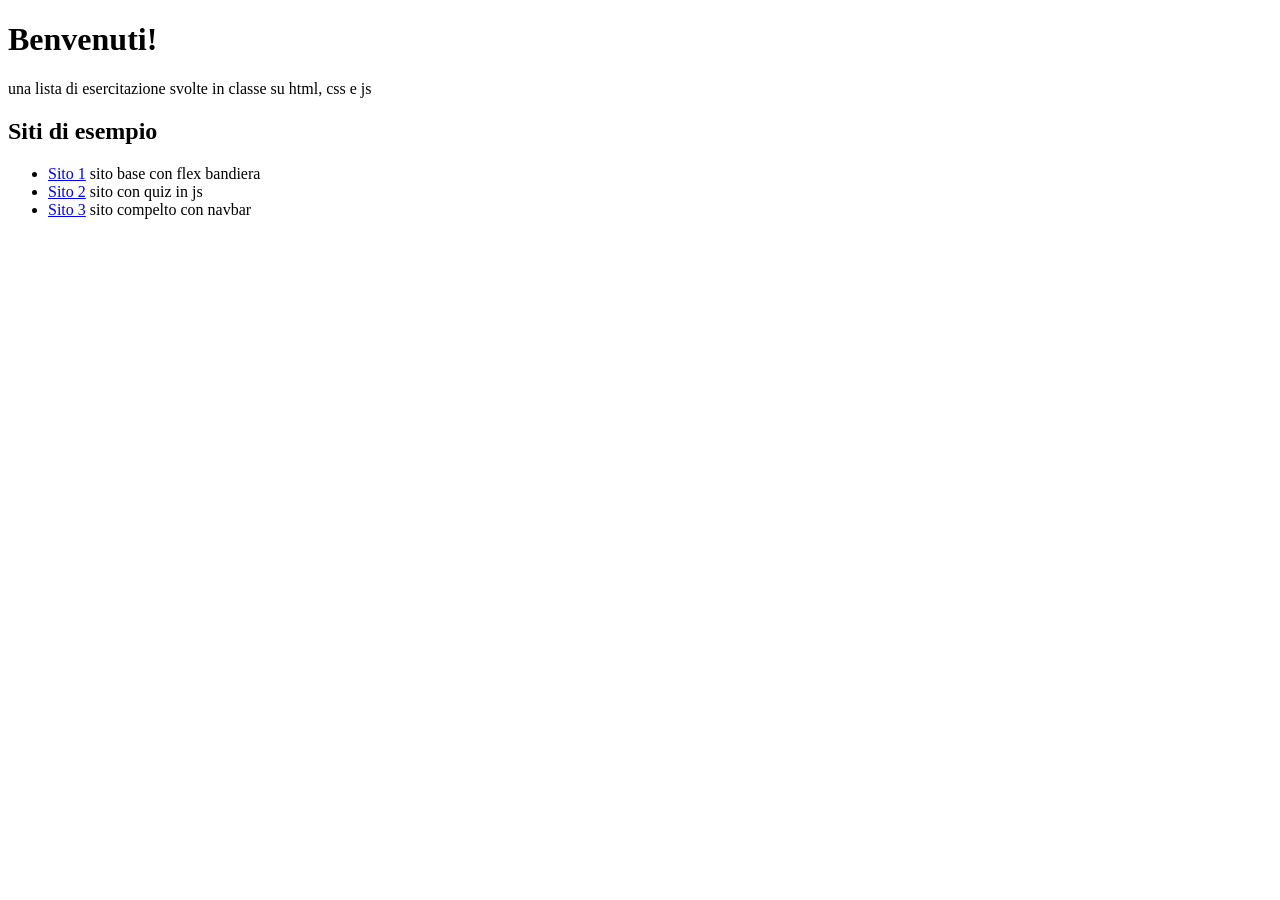
<file: index.html>
<!DOCTYPE html>
<html lang="it">
<head>
    <meta charset="UTF-8">
    <title>I Miei 3 Siti</title>
</head>
<body>
    <h1>Benvenuti!</h1>
    <p>una lista di esercitazione svolte in classe su html, css e js</p>
    
    <h2>Siti di esempio</h2>
    <ul>
        <li><a href="https://professorcrispoltoni.github.io/SpiegazioniSitiWeb/esercitazione%20di%20base%20mario%20rossi/">Sito 1</a> sito base con flex bandiera</li>
        <li><a href="https://professorcrispoltoni.github.io/SpiegazioniSitiWeb/esercitazione%20quiz%20basket/">Sito 2</a> sito con quiz in js</li>
        <li><a href="https://professorcrispoltoni.github.io/SpiegazioniSitiWeb/esercitazione%20sito%20kobe/">Sito 3</a> sito compelto con navbar </li>
    </ul>
</body>
</html>
</file>
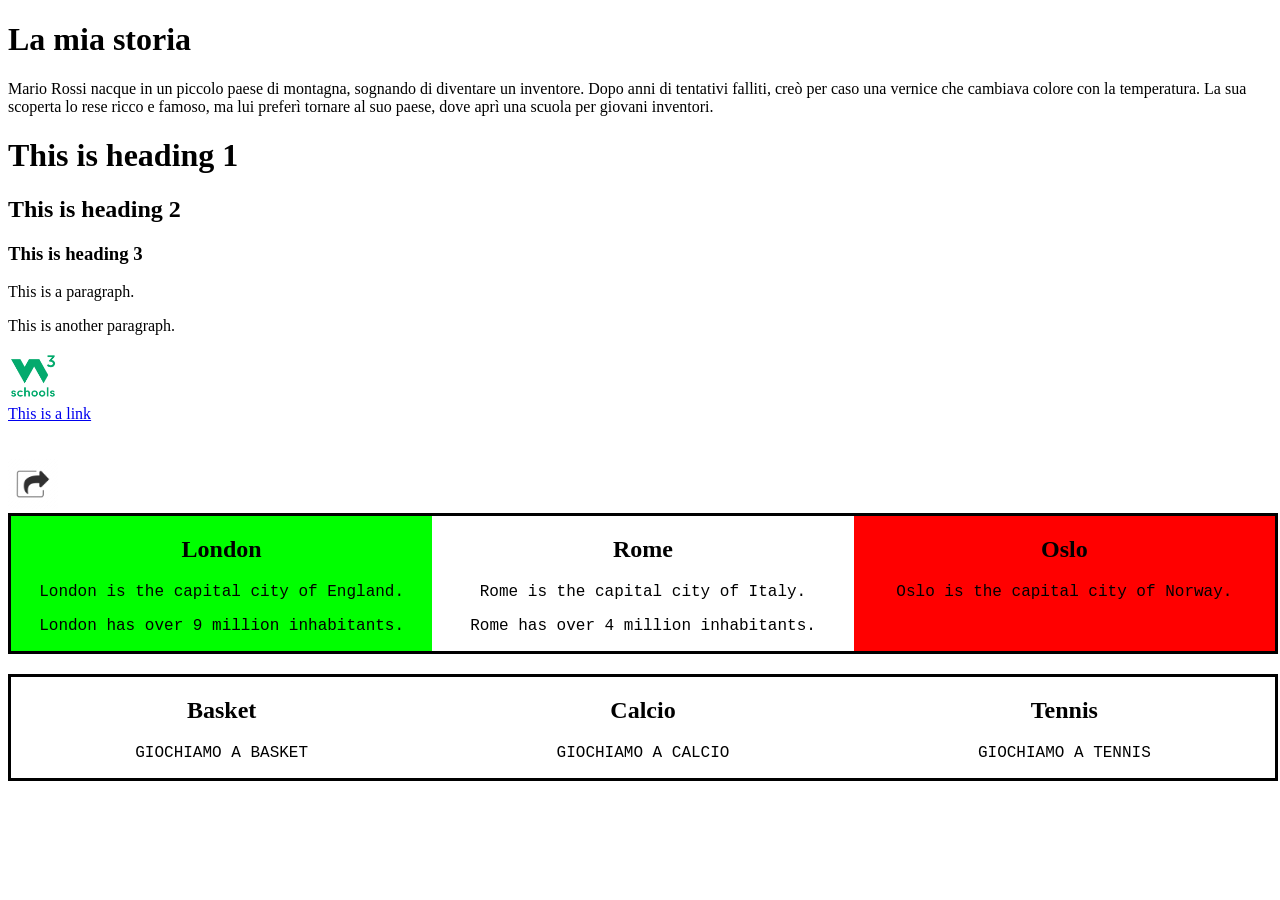
<file: esercitazione di base mario rossi/index.html>
<!DOCTYPE html>
<html>
	<!-- INTESTAZIONE -->
	<head>
		<title>Il sito di Mario Rossi</title>
		<link rel="icon" type="img/x-icon" href="img/favicon.ico">
		<link rel="stylesheet" href="style.css">
	</head>
	
	<!-- CORPO DELLA PAGINA -->
	<body>
		<h1>La mia storia</h1>
		<p>
		
			Mario Rossi nacque in un piccolo
			paese di montagna, sognando di diventare 
			un inventore. Dopo anni di tentativi falliti, 
			creò per caso una vernice che cambiava colore
			con la temperatura. La sua scoperta lo rese 
			ricco e famoso, ma lui preferì 
			tornare al suo paese, dove aprì una scuola
			per giovani inventori.
		
		</p>
		
		<h1>This is heading 1</h1>
		<h2>This is heading 2</h2>
		<h3>This is heading 3</h3>
		<p>This is a paragraph.</p>
		<p>This is another paragraph.</p>
		
		<img src="img/w3schools.png" alt="W3Schools.com" width="50" height="50">
		<br> 
		<a href="https://www.w3schools.com">This is a link</a>
		<br> <br> <br> 
		
		<a href="https://www.w3schools.com">
			<img src="img/freccia.png" alt="W3Schools.com" width="50" height="50">
		</a>
		
		<div  class="bandiera">
			<div id="London">
				<h2>London</h2>
				<p>London is the capital city of England.</p>
				<p>London has over 9 million inhabitants.</p>
			</div>
			
			<div id="Rome">
				<h2>Rome</h2>
				<p>Rome is the capital city of Italy.</p>
				<p>Rome has over 4 million inhabitants.</p>
			</div>
			
			<div id="Oslo">
				<h2>Oslo</h2>
				<p>Oslo is the capital city of Norway.</p>
				<!--p>Oslo has over 700,000 inhabitants.</p-->
			</div>
		</div>
				
		<div  class="bandiera">
			<div id="Basket">
				<h2>Basket</h2>
				<p>GIOCHIAMO A BASKET</p>
			</div>
			
			<div id="Calcio">
				<h2>Calcio</h2>
				<p>GIOCHIAMO A CALCIO</p>
			</div>
			
			<div id="Tennis">
				<h2>Tennis</h2>
				<p>GIOCHIAMO A TENNIS</p>
			</div>
		</div>

	</body>
</html>
</file>
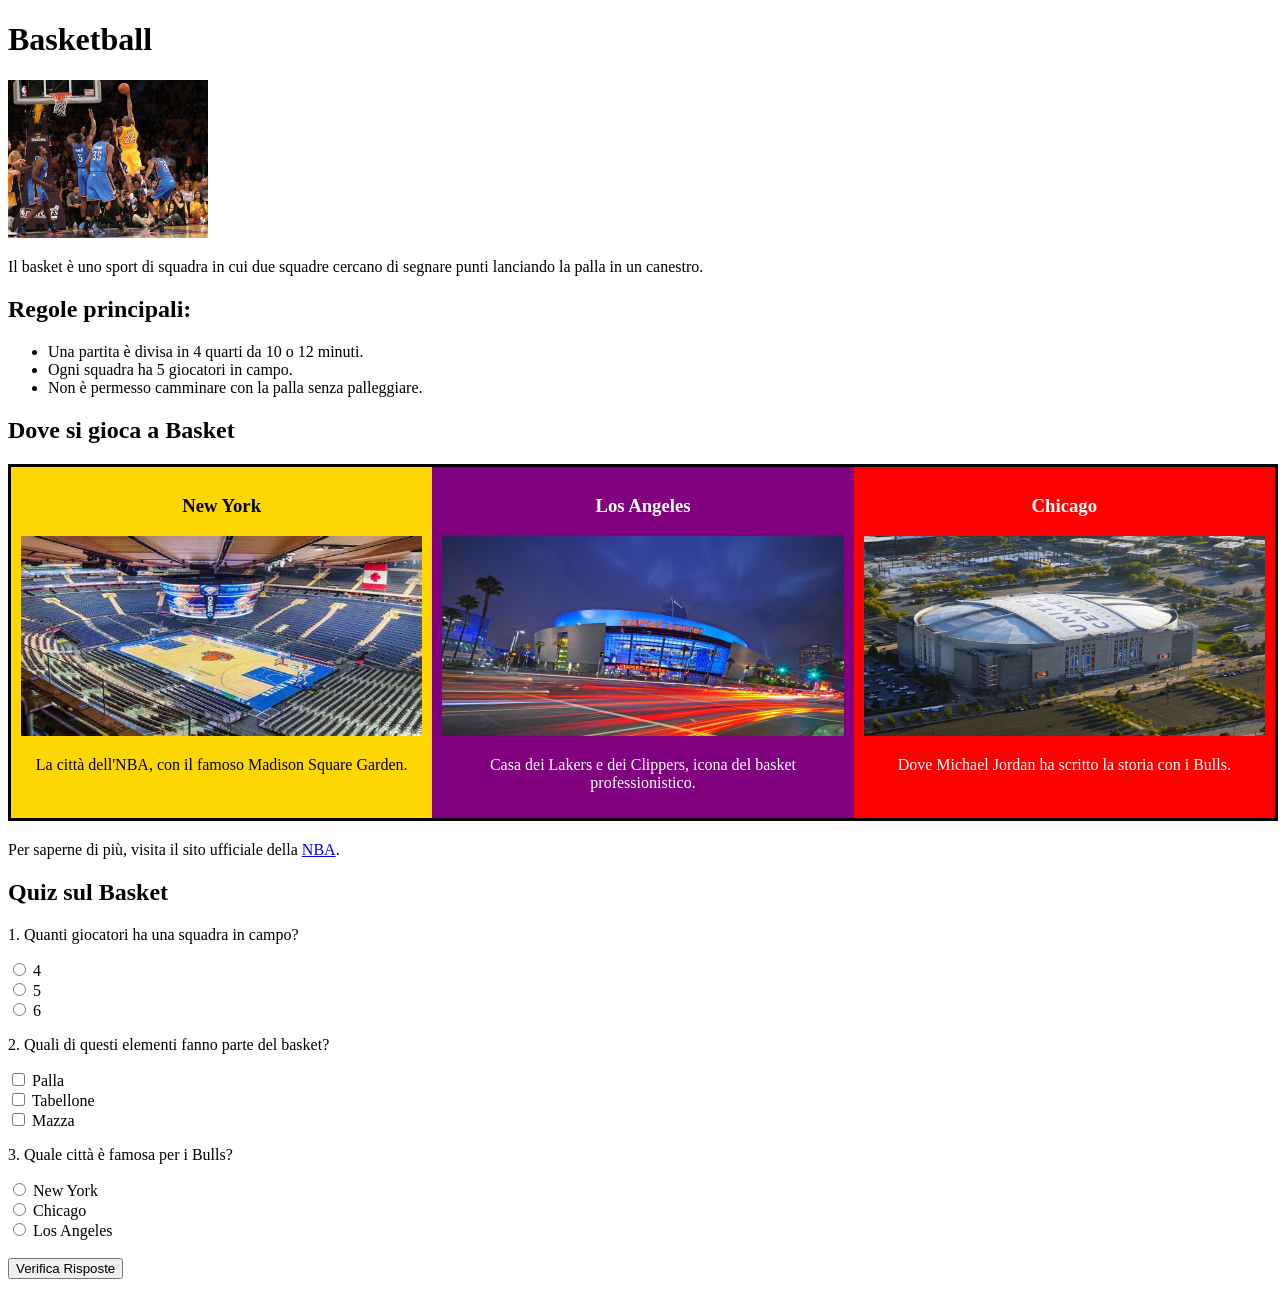
<file: esercitazione quiz basket/index.html>
<!DOCTYPE html>
<html>
	<head>
		<title>Il mio sport preferito: Basket</title>
		<link rel="stylesheet" href="style.css">
		<script src="script.js"></script>
	</head>
	<body>
		<h1>Basketball</h1>
		<img src="img/basket.jpg" alt="Basketball" width="200">
		
		<p>Il basket è uno sport di squadra in cui due squadre cercano di segnare punti lanciando la palla in un canestro.</p>
		
		<h2>Regole principali:</h2>
		<ul>
			<li>Una partita è divisa in 4 quarti da 10 o 12 minuti.</li>
			<li>Ogni squadra ha 5 giocatori in campo.</li>
			<li>Non è permesso camminare con la palla senza palleggiare.</li>
		</ul>
		
		<h2>Dove si gioca a Basket</h2>
		<div class="bandiera">
			<div id="NewYork">
				<h3>New York</h3>
				<img src="img/newyork.jpg" alt="New York" width="100">
				<p>La città dell'NBA, con il famoso Madison Square Garden.</p>
			</div>
			<div id="LosAngeles">
				<h3>Los Angeles</h3>
				<img src="img/losangeles.jpg" alt="Los Angeles" width="100">
				<p>Casa dei Lakers e dei Clippers, icona del basket professionistico.</p>
			</div>
			<div id="Chicago">
				<h3>Chicago</h3>
				<img src="img/chicago.jpg" alt="Chicago" width="100">
				<p>Dove Michael Jordan ha scritto la storia con i Bulls.</p>
			</div>
		</div>
		
		<p>Per saperne di più, visita il sito ufficiale della <a href="https://www.nba.com">NBA</a>.</p>
		
		<h2>Quiz sul Basket</h2>
		<form onsubmit="checkAnswers(event)">
			<p>1. Quanti giocatori ha una squadra in campo?</p>
			<input type="radio" name="giocatori" value="4"> 4<br>
			<input type="radio" name="giocatori" value="5"> 5<br>
			<input type="radio" name="giocatori" value="6"> 6<br>
			
			<p>2. Quali di questi elementi fanno parte del basket?</p>
			<input type="checkbox" name="elementi" value="palla"> Palla<br>
			<input type="checkbox" name="elementi" value="tabellone"> Tabellone<br>
			<input type="checkbox" name="elementi" value="mazza"> Mazza<br>
			
			<p>3. Quale città è famosa per i Bulls?</p>
			<input type="radio" name="citta" value="New York"> New York<br>
			<input type="radio" name="citta" value="Chicago"> Chicago<br>
			<input type="radio" name="citta" value="Los Angeles"> Los Angeles<br>
			
			<br>
			<input type="submit" value="Verifica Risposte">
		</form>
		
		<p id="risultato" ></p>
    
	</body>
</html>
</file>
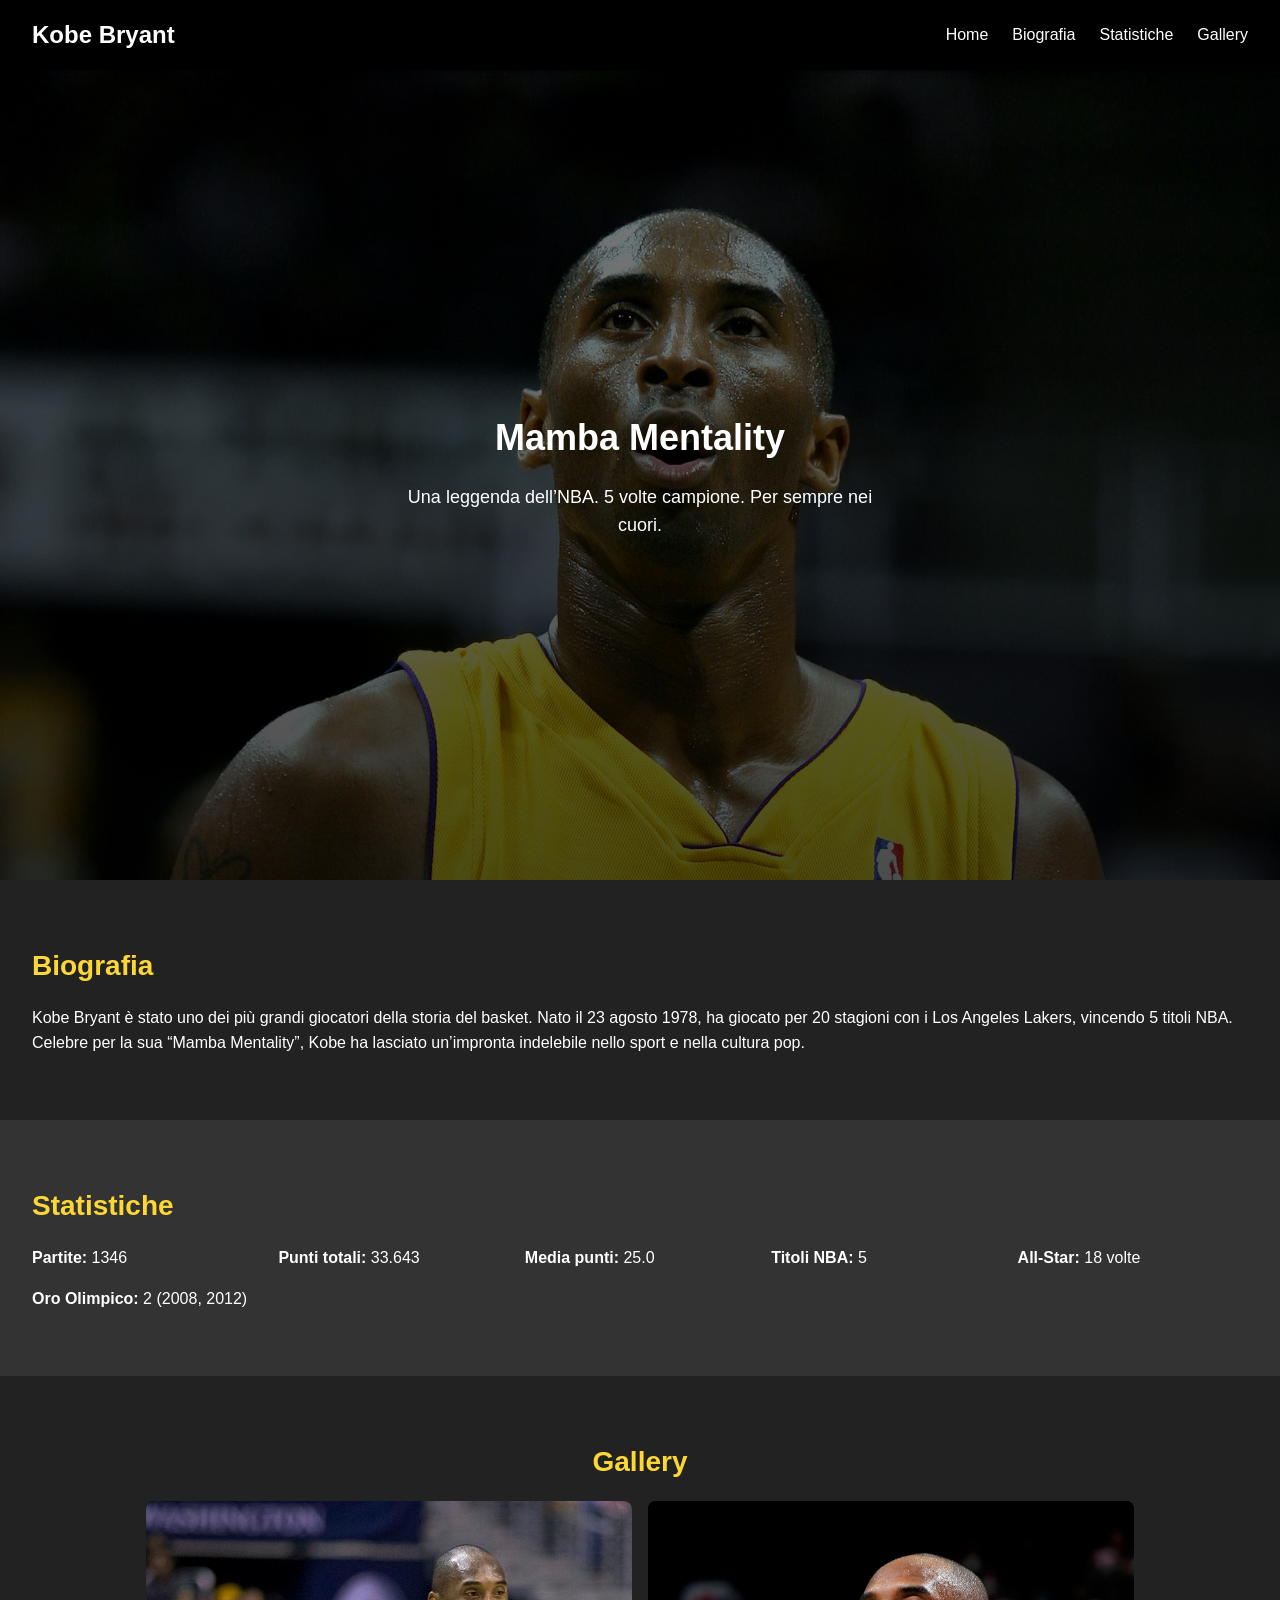
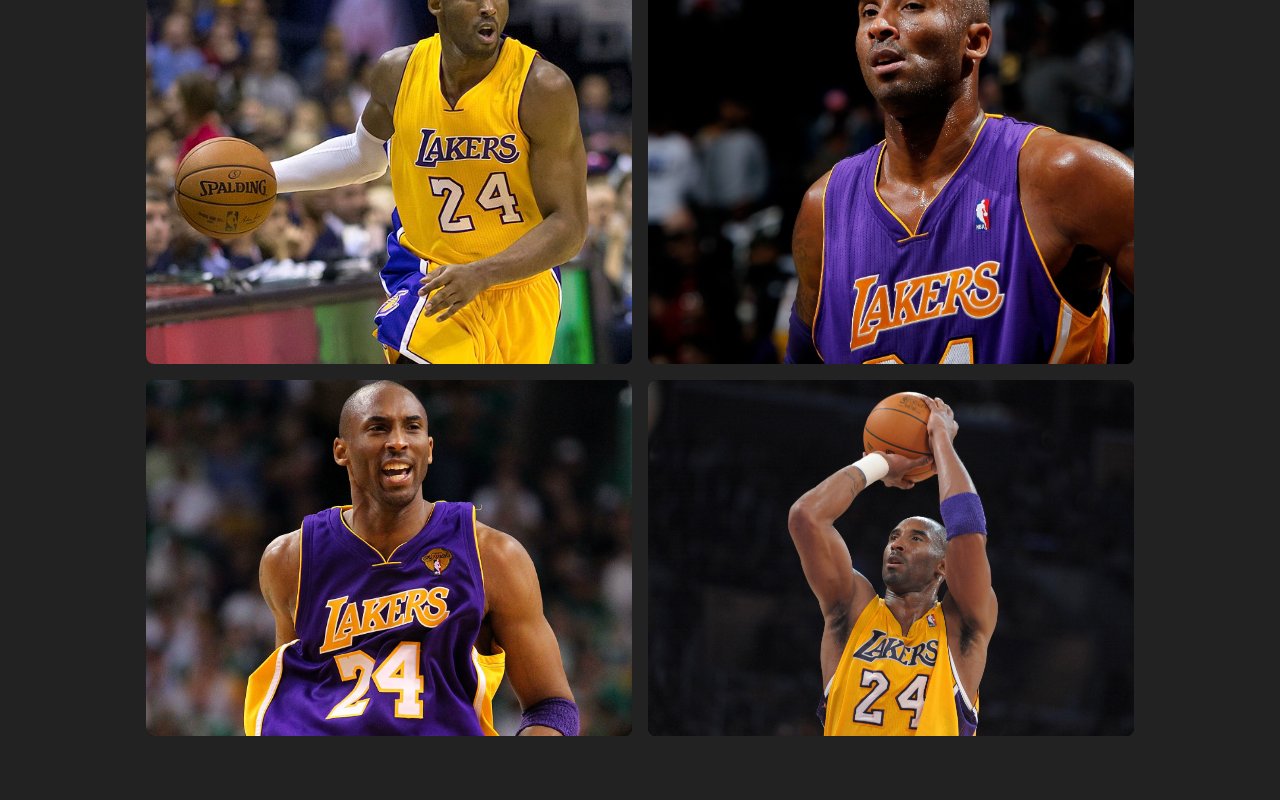
<file: esercitazione sito kobe/index.html>
<!DOCTYPE html>
<html lang="it">
	<head>
	  <meta charset="UTF-8" />
	  <meta name="viewport" content="width=device-width, initial-scale=1.0" />
	  <title>Kobe Bryant</title>
	  <link rel="stylesheet" href="style.css" />
	</head>
	<body>

	  <!-- Navbar -->
	  <nav class="navbar">
		<div class="logo">Kobe Bryant</div>
		
		<!-- Menu Hamburger -->
		<div class="hamburger" onclick="toggleMenu()">
			<div class="line"></div>
			<div class="line"></div>
			<div class="line"></div>
		</div>
		
		<ul class="nav-links">
		  <li><a href="#home">Home</a></li>
		  <li><a href="#bio">Biografia</a></li>
		  <li><a href="#stats">Statistiche</a></li>
		  <li><a href="#gallery">Gallery</a></li>
		</ul>
	  </nav>

	  <!-- Hero Section -->
	  <header class="hero" id="home">
		<img src="img/kobe.jpg" alt="Kobe Bryant" class="hero-img" />
		<div class="hero-overlay"></div>
		<div class="hero-text">
		  <h1>Mamba Mentality</h1>
		  <p>Una leggenda dell’NBA. 5 volte campione. Per sempre nei cuori.</p>
		</div>
	  </header>

	  <!-- Biografia -->
	  <section class="bio" id="bio">
		<h2>Biografia</h2>
		<p>
		  Kobe Bryant è stato uno dei più grandi giocatori della storia del basket. Nato il 23 agosto 1978, ha giocato per 20 stagioni con i Los Angeles Lakers, vincendo 5 titoli NBA. Celebre per la sua “Mamba Mentality”, Kobe ha lasciato un’impronta indelebile nello sport e nella cultura pop.
		</p>
	  </section>

	  <!-- Statistiche -->
	  <section class="stats" id="stats">
		<h2>Statistiche</h2>
		<div class="stats-grid">
		  <div><strong>Partite:</strong> 1346</div>
		  <div><strong>Punti totali:</strong> 33.643</div>
		  <div><strong>Media punti:</strong> 25.0</div>
		  <div><strong>Titoli NBA:</strong> 5</div>
		  <div><strong>All-Star:</strong> 18 volte</div>
		  <div><strong>Oro Olimpico:</strong> 2 (2008, 2012)</div>
		</div>
	  </section>

	  <!-- Gallery -->
	  <section class="gallery" id="gallery">
		<h2>Gallery</h2>
		<div class="gallery-flex">
		  <img src="img/kobe1.jpg" alt="Kobe 1" />
		  <img src="img/kobe2.jpg" alt="Kobe 2" />
		  <img src="img/kobe3.jpg" alt="Kobe 3" />
		  <img src="img/kobe4.jpg" alt="Kobe 3" />
		</div>
	  </section>
	  
	<!-- Script JS -->
	<script>
		// Funzione per attivare/disattivare il menu hamburger
		function toggleMenu() {
			var navbar = document.querySelector('.navbar');
			var hero = document.querySelector('.hero');
			navbar.classList.toggle('active');  // Attiva il menu hamburger

			// Controlla se il menu è attivo e sposta il contenuto di conseguenza
			if (navbar.classList.contains('active')) {
				hero.style.marginTop = '120px';  // Aggiungi margine quando il menu è aperto
			} else {
				hero.style.marginTop = '0px';  // Rimuovi margine quando il menu è chiuso
			}
		}
	</script>

	</body>
</html>
</file>
<file: esercitazione di base mario rossi/style.css>
.bandiera {
  width: 100%;
  display: flex; 
  flex-direction: row;
  justify-content: space-between; 
  margin-bottom: 20px;
  border:solid;
}

.bandiera div {
  width: 33.33%; 
  float:left;
  text-align:center;
}

#Oslo {
  background-color: #FF0000;
}

#London {
  background-color: #00ff00;
}

#Rome {
  background-color: #ffffff;
}

div p{
	font-family:courier;
}

@media (max-width: 800px){
	.bandiera {
		flex-direction: column;
	}
	.bandiera div {
		width: 100%; 
	}
}
</file>
<file: esercitazione quiz basket/style.css>
.bandiera {
    width: 100%;
    display: flex; 
    flex-direction: row;
    justify-content: space-between; 
    margin-bottom: 20px;
    border: solid;
}
.bandiera div {
    width: 33.33%;
    text-align: center;
    padding: 10px;
}
.bandiera img {
    width: 100%;
    height: auto;
    max-height: 200px;
}

#risultato{
	font-weight: bold; 
	margin-top: 10px;
}

#NewYork { background-color: #FFD700; }
#LosAngeles { background-color: #800080; color: white; }
#Chicago { background-color: #FF0000; color: white; }

@media (max-width: 800px) {
    .bandiera {
        flex-direction: column;
    }
    .bandiera div {
        width: 100%;
    }
}
</file>
<file: esercitazione sito kobe/style.css>
/* Reset base */
* {
  margin: 0;
  padding: 0;
  box-sizing: border-box;
  font-family: sans-serif;
}

body {
  background: #111;
  color: #fff;
  line-height: 1.6;
  padding-top: 70px; /* Spazio per la navbar fissa */
}

/* Navbar */
.navbar {
  position: fixed;      /* Fissa in alto */
  top: 0;
  left: 0;
  width: 100%;
  background: #000;
  display: flex;
  justify-content: space-between;
  align-items: center;
  padding: 16px 32px;   /* Spazi interni */
  color: #fff;
  z-index: 999;
  flex-wrap: wrap;
  box-shadow: 0 2px 5px rgba(0,0,0,0.5);
}

.logo {
  font-size: 24px;
  font-weight: bold;
}

.nav-links {
  display: flex;
  gap: 24px;
  list-style: none;
}

.nav-links a {
  color: white;
  text-decoration: none;
  font-weight: 500;
}

/* Menu hamburger */
.hamburger {
  display: none;
  flex-direction: column;
  gap: 4px;
  cursor: pointer;
}

.hamburger .line {
  width: 30px;
  height: 3px;
  background-color: white;
  transition: 0.3s;
}

/* Quando il menu hamburger è cliccato (modalità mobile) */
.navbar.active .nav-links {
  display: block;
}

.navbar.active .hamburger .line:nth-child(1) {
  transform: rotate(45deg);
  position: relative;
  top: 6px;
}

.navbar.active .hamburger .line:nth-child(2) {
  opacity: 0;
}

.navbar.active .hamburger .line:nth-child(3) {
  transform: rotate(-45deg);
  position: relative;
  top: -6px;
}

/* Media query per mobile */
@media (max-width: 768px) {
  .nav-links {
    display: none; /* Nascondi il menu per dispositivi piccoli */
    flex-direction: column;
    width: 100%;
    text-align: center;
    margin-top: 16px;
  }

  .nav-links a {
    padding: 10px 0;
  }

  .hamburger {
    display: flex; /* Mostra il menu hamburger */
  }
}

/* Hero section */
.hero {
  position: relative;
  width: 100%;
  height: 90vh;
  overflow: hidden;
}

.hero-img {
  width: 100%;
  height: 100%;
  object-fit: cover;
  object-position: center top; /* Mostra parte alta dell'immagine */
}

.hero-overlay {
  position: absolute;
  top: 0;
  left: 0;
  width: 100%;
  height: 100%;
  background: linear-gradient(rgba(0,0,0,0.5), rgba(0,0,0,0.7));
  z-index: 1;
}

.hero-text {
  position: absolute;
  top: 50%;
  left: 50%;
  transform: translate(-50%, -50%);
  color: white;
  text-align: center;
  z-index: 2;
}

.hero-text h1 {
  font-size: 36px;
  margin-bottom: 16px;
}

.hero-text p {
  font-size: 18px;
  max-width: 500px;
  margin: 0 auto;
}

/* Bio */
.bio {
  padding: 64px 32px;
  background: #222;
}

.bio h2 {
  font-size: 28px;
  margin-bottom: 16px;
  color: #fdd835;
}

/* Statistiche */
.stats {
  padding: 64px 32px;
  background: #333;
}

.stats h2 {
  font-size: 28px;
  margin-bottom: 16px;
  color: #fdd835;
}

.stats-grid {
  display: grid;
  grid-template-columns: repeat(auto-fit, minmax(200px, 1fr));
  gap: 16px;
  margin-top: 16px;
}

/* Gallery */
.gallery {
  padding: 64px 32px;
  background: #222;
  text-align: center;
}

.gallery h2 {
  font-size: 28px;
  margin-bottom: 16px;
  color: #fdd835;
}

.gallery-flex {
  display: flex;
  flex-wrap: wrap;
  justify-content: center;
  gap: 16px;
}

.gallery-flex img {
  max-width: 40%;
  object-fit: cover;
  object-position: top;
  background: #000;
  border-radius: 8px;
  transition: transform 0.3s ease;
}

.gallery-flex img:hover {
  transform: scale(1.05);
}

/* Gallery responsive */
@media (max-width: 768px) {
  .gallery-flex {
    flex-direction: column;
    align-items: center;
  }

  .gallery-flex img {
    max-width: 80%;
  }
}
</file>
